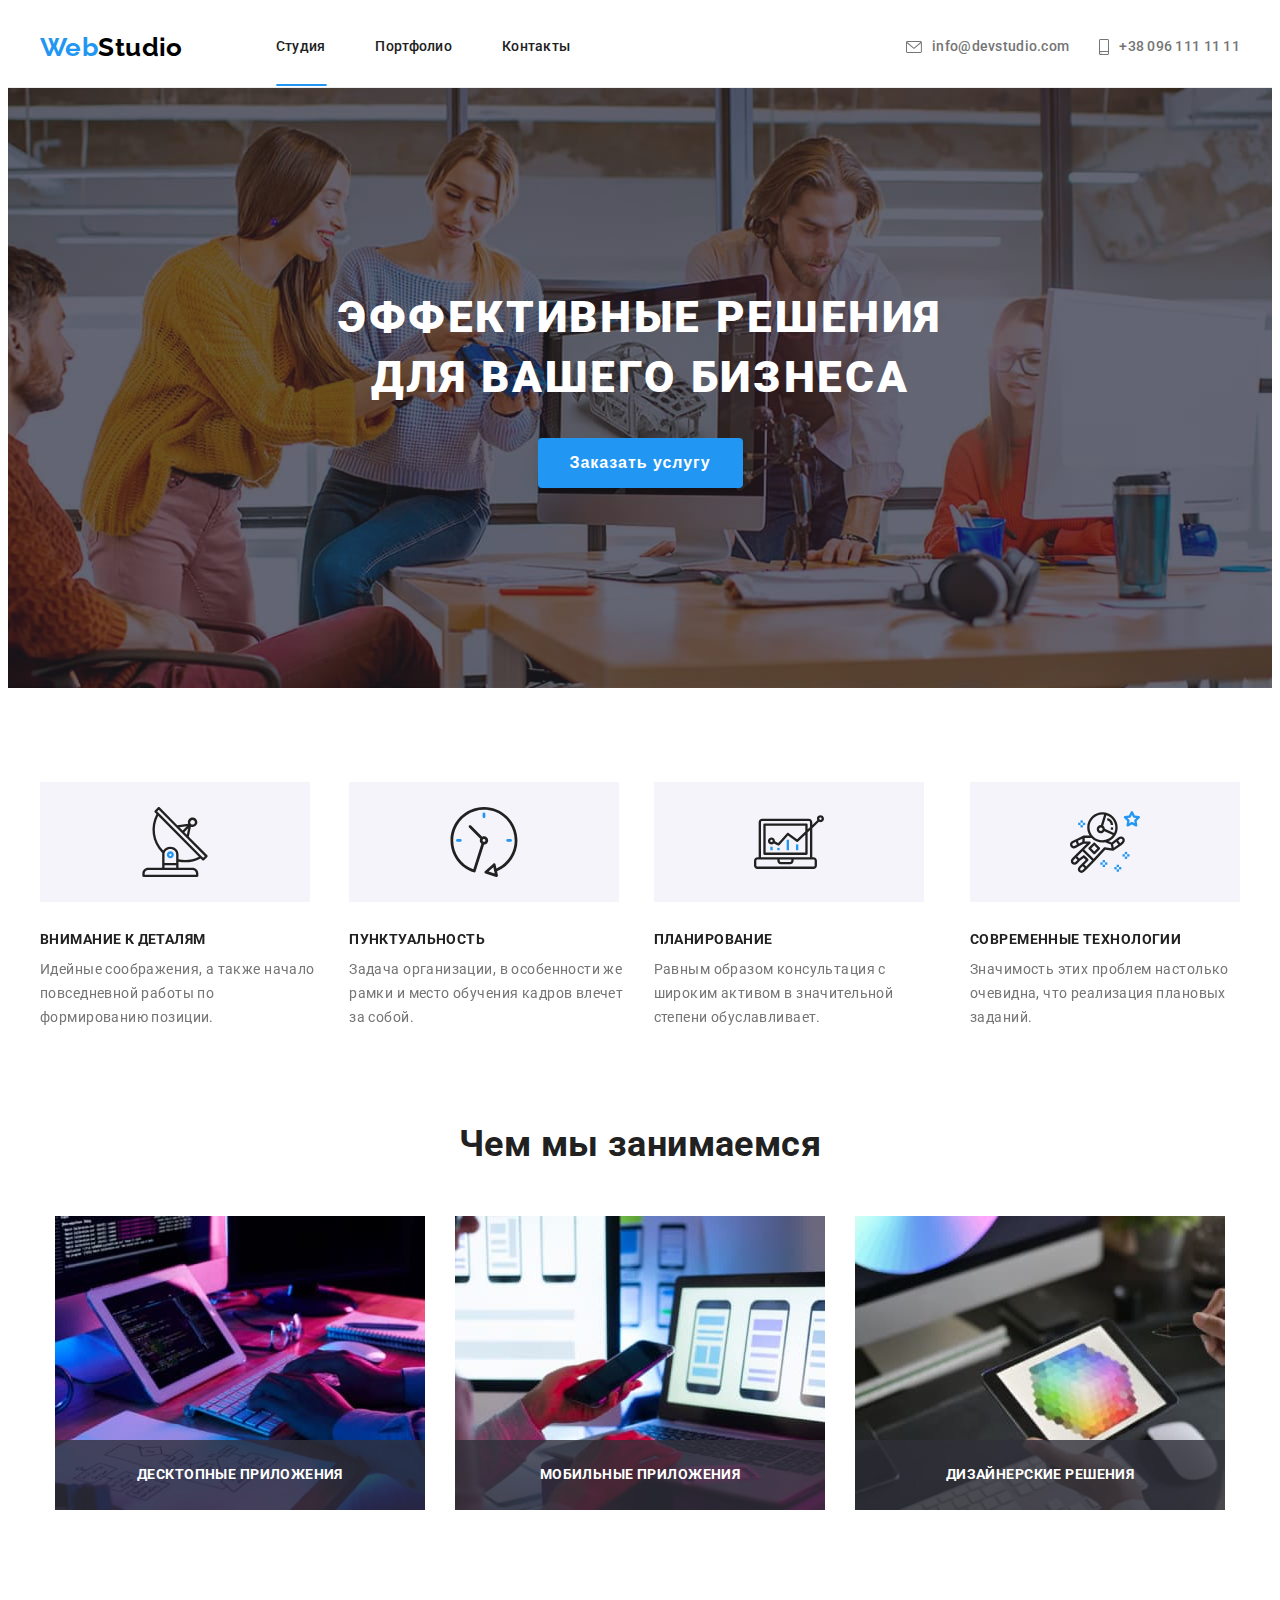
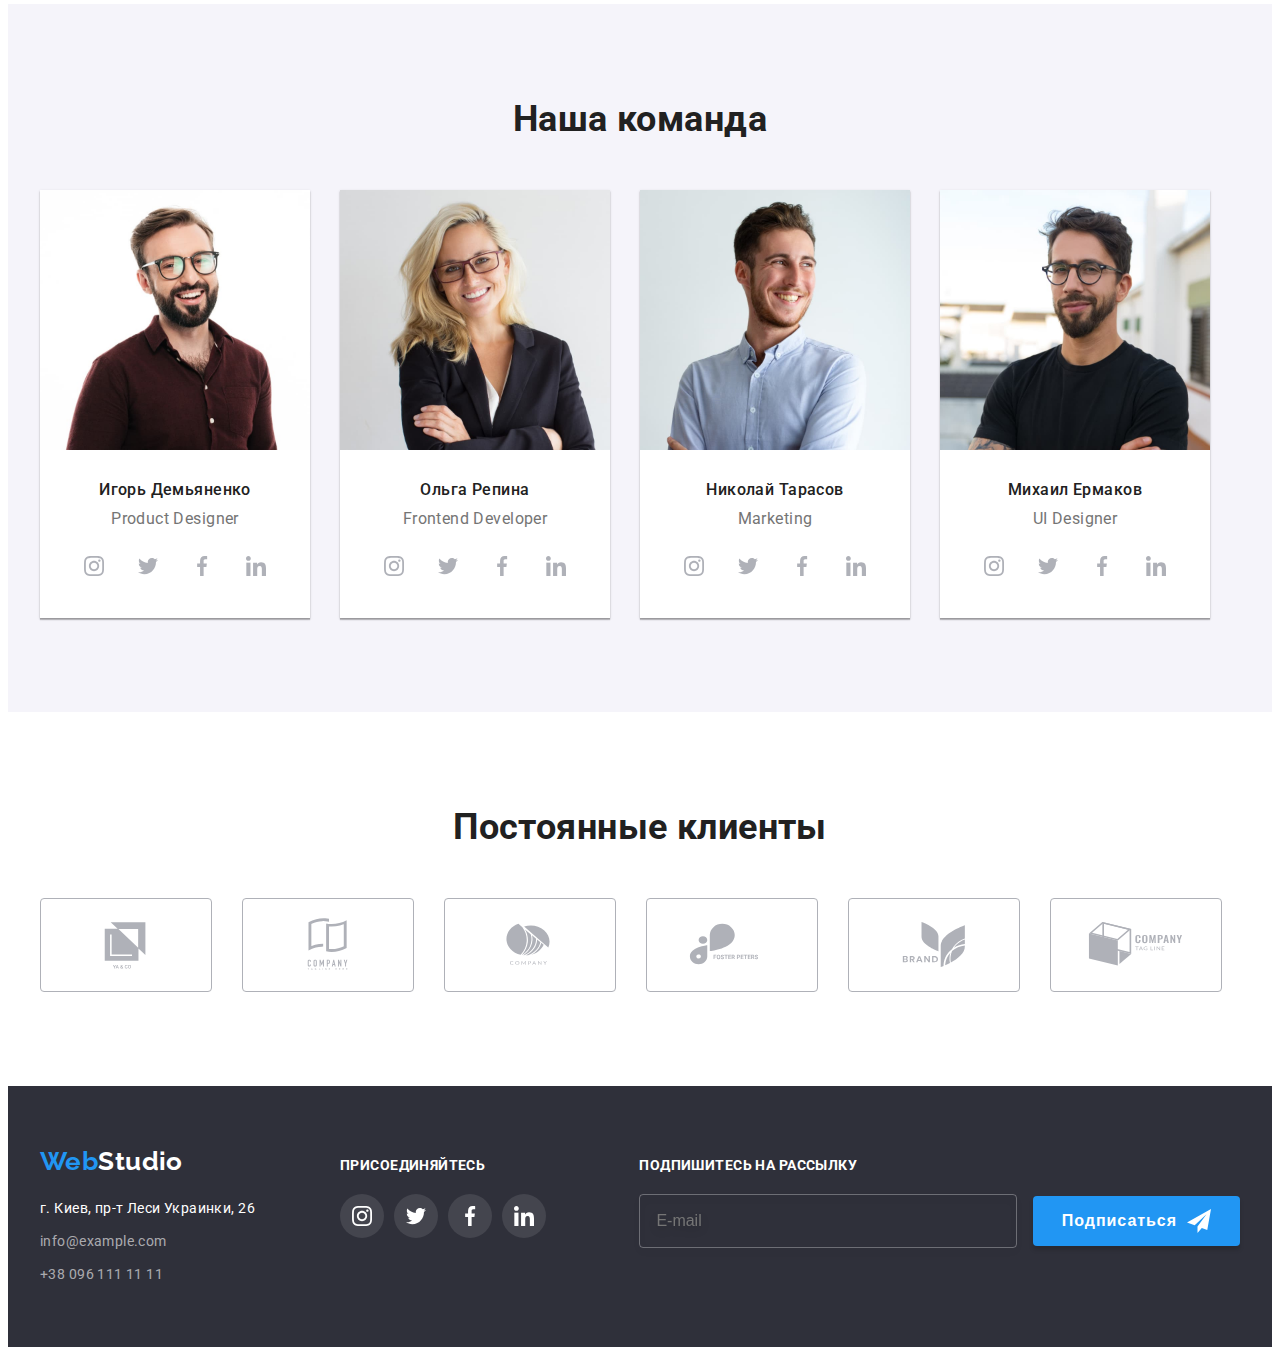
<file: index.html>
<!DOCTYPE html>
<html lang="ru">
  <head>
    <meta charset="UTF-8" />
    <meta http-equiv="X-UA-Compatible" content="IE=edge" />
    <meta name="viewport" content="width=device-width, initial-scale=1.0" />
    <title>WebStudio</title>
    <link rel="preconnect" href="https://fonts.googleapis.com" />
    <link rel="preconnect" href="https://fonts.gstatic.com" crossorigin />
    <link
      href="https://fonts.googleapis.com/css2?family=Raleway:wght@700&family=Roboto:wght@400;500;700;900&display=swap"
      rel="stylesheet"
    />

    <link href="https://unpkg.com/aos@2.3.1/dist/aos.css" rel="stylesheet" />
    <link
      rel="stylesheet"
      href="https://cdnjs.cloudflare.com/ajax/libs/modern-normalize/1.1.0/modern-normalize.min.css"
      integrity="sha512-wpPYUAdjBVSE4KJnH1VR1HeZfpl1ub8YT/NKx4PuQ5NmX2tKuGu6U/JRp5y+Y8XG2tV+wKQpNHVUX03MfMFn9Q=="
      crossorigin="anonymous"
      referrerpolicy="no-referrer"
    />
    <link rel="stylesheet" href="./css/style.css" />
  </head>
  <body>
    <header class="page-header">
      <div class="container">
        <nav class="page-header-nav">
          <div class="nav-container">
            <a href="./index.html" class="header-link logo link"
              >Web<span class="accent">Studio</span></a
            >
            <ul class="site-nav list">
              <li class="site-nav-item">
                <a href="./index.html" class="header-link link current"
                  >Студия</a
                >
              </li>
              <li class="site-nav-item">
                <a href="./portfolio.html" class="header-link link"
                  >Портфолио</a
                >
              </li>
              <li class="site-nav-item">
                <a href="#contacts" class="header-link link">Контакты</a>
              </li>
            </ul>
          </div>
        </nav>
        <ul class="header-contacts list">
          <li class="header-contacts-item">
            <a href="mailto:info@devstudio.com" class="contact-link link"
              ><svg class="header-icon" width="16" height="12">
                <use href="./images/logo/icons.svg#icon-envelope"></use></svg
              >info@devstudio.com</a
            >
          </li>
          <li class="header-contacts-item">
            <a href="tel:+380961111111" class="contact-link link"
              ><svg class="header-icon" width="10" height="16">
                <use href="./images/logo/icons.svg#icon-smartphone"></use></svg
              >+38 096 111 11 11</a
            >
          </li>
        </ul>
      </div>
    </header>
    <main>
      <!--Hero-->

      <section class="hero">
        <div class="container">
          <h1 class="hero-title">
            Эффективные решения <br />
            для вашего бизнеса
          </h1>
          <button type="button" class="button" data-modal-open>
            Заказать услугу
          </button>
        </div>
      </section>

      <!--Our Skills-->

      <section class="skills-section section">
        <div
          class="container"
          data-aos="fade-up"
          data-aos-anchor-placement="top-bottom"
        >
          <h2 class="visually-hidden">Наши качества</h2>
          <ul class="skills-section-list list">
            <li class="item">
              <h3 class="skills-section-title">Внимание к деталям</h3>
              <p class="skills-section-text">
                Идейные соображения, а также начало повседневной работы по
                формированию позиции.
              </p>
            </li>
            <li class="item">
              <h3 class="skills-section-title">Пунктуальность</h3>
              <p class="skills-section-text">
                Задача организации, в особенности же рамки и место обучения
                кадров влечет за собой.
              </p>
            </li>
            <li class="item">
              <h3 class="skills-section-title">Планирование</h3>
              <p class="skills-section-text">
                Равным образом консультация с широким активом в значительной
                степени обуславливает.
              </p>
            </li>
            <li class="item">
              <h3 class="skills-section-title">Современные технологии</h3>
              <p class="skills-section-text">
                Значимость этих проблем настолько очевидна, что реализация
                плановых заданий.
              </p>
            </li>
          </ul>
        </div>
      </section>

      <!--What we do-->

      <section class="works-section section">
        <div class="container">
          <h2 class="works-section-title">Чем мы занимаемся</h2>
          <ul class="works-section-list list">
            <li class="item">
              <img
                src="./images/box1.jpg"
                alt="Десктопные приложения"
                width="370"
                height="294"
              />
              <p class="text">десктопные приложения</p>
            </li>
            <li class="item">
              <img
                src="./images/box2.jpg"
                alt="Мобильные приложения"
                width="370"
                height="294"
              />
              <p class="text">мобильные приложения</p>
            </li>
            <li class="item">
              <img
                src="./images/box3.jpg"
                alt="Дизайнерские решения"
                width="370"
                height="294"
              />
              <p class="text">дизайнерские решения</p>
            </li>
          </ul>
        </div>
      </section>

      <!--Our Command-->

      <section class="command-section section">
        <div class="container">
          <h2 class="command-section-title">Наша команда</h2>
          <ul class="command-section-list list">
            <li class="command-section-item">
              <img
                src="./images/face1.jpg"
                alt="Фото Игорь Демьяненко"
                width="270"
                class="img"
              />
              <div class="command-contain">
                <h3 class="title">Игорь Демьяненко</h3>
                <p lang="en" class="text">Product Designer</p>
                <ul class="command-social-icons list">
                  <li class="item">
                    <a href="#" class="link"
                      ><svg class="command-social-icon" width="20" height="20">
                        <use
                          href="./images/logo/icons.svg#icon-instagram"
                        ></use></svg
                    ></a>
                  </li>
                  <li class="item">
                    <a href="#" class="link"
                      ><svg class="command-social-icon" width="20" height="20">
                        <use
                          href="./images/logo/icons.svg#icon-twitter"
                        ></use></svg
                    ></a>
                  </li>
                  <li class="item">
                    <a href="#" class="link"
                      ><svg class="command-social-icon" width="20" height="20">
                        <use
                          href="./images/logo/icons.svg#icon-facebook"
                        ></use></svg
                    ></a>
                  </li>
                  <li class="item">
                    <a href="#" class="link"
                      ><svg class="command-social-icon" width="20" height="20">
                        <use
                          href="./images/logo/icons.svg#icon-linkedin"
                        ></use></svg
                    ></a>
                  </li>
                </ul>
              </div>
            </li>
            <li class="command-section-item">
              <img
                src="./images/face2.jpg"
                alt="Фото Ольга Репина"
                width="270"
                class="img"
              />
              <div class="command-contain">
                <h3 class="title">Ольга Репина</h3>
                <p lang="en" class="text">Frontend Developer</p>
                <ul class="command-social-icons list">
                  <li class="item">
                    <a href="#" class="link"
                      ><svg class="command-social-icon" width="20" height="20">
                        <use
                          href="./images/logo/icons.svg#icon-instagram"
                        ></use></svg
                    ></a>
                  </li>
                  <li class="item">
                    <a href="#" class="link"
                      ><svg class="command-social-icon" width="20" height="20">
                        <use
                          href="./images/logo/icons.svg#icon-twitter"
                        ></use></svg
                    ></a>
                  </li>
                  <li class="item">
                    <a href="#" class="link"
                      ><svg class="command-social-icon" width="20" height="20">
                        <use
                          href="./images/logo/icons.svg#icon-facebook"
                        ></use></svg
                    ></a>
                  </li>
                  <li class="item">
                    <a href="#" class="link"
                      ><svg class="command-social-icon" width="20" height="20">
                        <use
                          href="./images/logo/icons.svg#icon-linkedin"
                        ></use></svg
                    ></a>
                  </li>
                </ul>
              </div>
            </li>
            <li class="command-section-item">
              <img
                src="./images/face3.jpg"
                alt="Фото Николай Тарасов"
                width="270"
                class="img"
              />
              <div class="command-contain">
                <h3 class="title">Николай Тарасов</h3>
                <p lang="en" class="text">Marketing</p>
                <ul class="command-social-icons list">
                  <li class="item">
                    <a href="#" class="link"
                      ><svg class="command-social-icon" width="20" height="20">
                        <use
                          href="./images/logo/icons.svg#icon-instagram"
                        ></use></svg
                    ></a>
                  </li>
                  <li class="item">
                    <a href="#" class="link"
                      ><svg class="command-social-icon" width="20" height="20">
                        <use
                          href="./images/logo/icons.svg#icon-twitter"
                        ></use></svg
                    ></a>
                  </li>
                  <li class="item">
                    <a href="#" class="link"
                      ><svg class="command-social-icon" width="20" height="20">
                        <use
                          href="./images/logo/icons.svg#icon-facebook"
                        ></use></svg
                    ></a>
                  </li>
                  <li class="item">
                    <a href="#" class="link"
                      ><svg class="command-social-icon" width="20" height="20">
                        <use
                          href="./images/logo/icons.svg#icon-linkedin"
                        ></use></svg
                    ></a>
                  </li>
                </ul>
              </div>
            </li>
            <li class="command-section-item">
              <img
                src="./images/face4.jpg"
                alt="Фото Михаил Ермаков"
                width="270"
                class="img"
              />
              <div class="command-contain">
                <h3 class="title">Михаил Ермаков</h3>
                <p lang="en" class="text">UI Designer</p>
                <ul class="command-social-icons list">
                  <li class="item">
                    <a href="#" class="link"
                      ><svg class="command-social-icon" width="20" height="20">
                        <use
                          href="./images/logo/icons.svg#icon-instagram"
                        ></use></svg
                    ></a>
                  </li>
                  <li class="item">
                    <a href="#" class="link"
                      ><svg class="command-social-icon" width="20" height="20">
                        <use
                          href="./images/logo/icons.svg#icon-twitter"
                        ></use></svg
                    ></a>
                  </li>
                  <li class="item">
                    <a href="#" class="link"
                      ><svg class="command-social-icon" width="20" height="20">
                        <use
                          href="./images/logo/icons.svg#icon-facebook"
                        ></use></svg
                    ></a>
                  </li>
                  <li class="item">
                    <a href="#" class="link"
                      ><svg class="command-social-icon" width="20" height="20">
                        <use
                          href="./images/logo/icons.svg#icon-linkedin"
                        ></use></svg
                    ></a>
                  </li>
                </ul>
              </div>
            </li>
          </ul>
        </div>
      </section>

      <!-- Our Clients -->
      <section class="client-section section">
        <div class="container">
          <h2 class="client-section-title">Постоянные клиенты</h2>
          <ul class="client-section-list list">
            <li class="client-section-item">
              <a href="" class="link">
                <svg class="client-logo" width="106" height="60">
                  <use href="./images/logo/icons.svg#icon-logo-ya-co"></use>
                </svg>
              </a>
            </li>
            <li class="client-section-item">
              <a href="" class="link">
                <svg class="client-logo" width="106" height="60">
                  <use
                    href="./images/logo/icons.svg#icon-logo-tagline-here"
                  ></use>
                </svg>
              </a>
            </li>
            <li class="client-section-item">
              <a href="" class="link">
                <svg class="client-logo" width="106" height="60">
                  <use href="./images/logo/icons.svg#icon-logo-company"></use>
                </svg>
              </a>
            </li>
            <li class="client-section-item">
              <a href="" class="link">
                <svg class="client-logo" width="106" height="60">
                  <use
                    href="./images/logo/icons.svg#icon-logo-foster-peters"
                  ></use>
                </svg>
              </a>
            </li>
            <li class="client-section-item">
              <a href="" class="link">
                <svg class="client-logo" width="106" height="60">
                  <use href="./images/logo/icons.svg#icon-logo-brand"></use>
                </svg>
              </a>
            </li>
            <li class="client-section-item">
              <a href="" class="link">
                <svg class="client-logo" width="106" height="60">
                  <use href="./images/logo/icons.svg#icon-logo-tag-line"></use>
                </svg>
              </a>
            </li>
          </ul>
        </div>
      </section>
    </main>

    <!--Footer-->
    <footer class="page-footer">
      <div class="container">
        <div class="footer-adress-container">
          <a href="./index.html" class="logo link"
            >Web<span class="accent">Studio</span>
          </a>
          <address id="contacts" class="footer-contacts">
            <ul class="footer-contacts-list list">
              <li class="footer-contacts-item">
                <a
                  href="https://goo.gl/maps/FadHfGUnzSmuJpXz6"
                  target="_blank"
                  rel="noopenner nofollow noreferrer"
                  class="address link"
                  >г. Киев, пр-т Леси Украинки, 26</a
                >
              </li>
              <li class="footer-contacts-item">
                <a href="mailto:info@example.com" class="contact link"
                  >info@example.com</a
                >
              </li>
              <li class="footer-contacts-item">
                <a href="tel:+380961111111" class="contact link"
                  >+38 096 111 11 11</a
                >
              </li>
            </ul>
          </address>
        </div>
        <div class="footer-social-container">
          <h3 class="title">присоединяйтесь</h3>
          <ul class="footer-social-icons list">
            <li class="item">
              <a href="#" class="link">
                <svg class="icon" width="20" height="20">
                  <use href="./images/logo/icons.svg#icon-instagram"></use>
                </svg>
              </a>
            </li>
            <li class="item">
              <a href="#" class="link">
                <svg class="icon" width="20" height="20">
                  <use href="./images/logo/icons.svg#icon-twitter"></use>
                </svg>
              </a>
            </li>
            <li class="item">
              <a href="#" class="link">
                <svg class="icon" width="20" height="20">
                  <use href="./images/logo/icons.svg#icon-facebook"></use>
                </svg>
              </a>
            </li>
            <li class="item">
              <a href="#" class="link">
                <svg class="icon" width="20" height="20">
                  <use href="./images/logo/icons.svg#icon-linkedin"></use>
                </svg>
              </a>
            </li>
          </ul>
        </div>
        <div class="footer-subscribe-conteiner">
          <p class="subscr-title">Подпишитесь на рассылку</p>
          <form>
            <input
              type="email"
              name="subscr-email"
              class="subcr-email-input"
              placeholder="E-mail"
              required
            />
            <button type="submit" class="subscr-btn">
              <span class="subscr-text">Подписаться</span>
              <svg class="icon" width="24" height="24">
                <use href="./images/logo/icons.svg#icon-send"></use>
              </svg>
            </button>
          </form>
        </div>
      </div>
    </footer>
    <div class="backdrop is-hidden" data-modal>
      <div class="modal">
        <button type="button" class="modal-close-button" data-modal-close>
          <svg class="icon" width="18" height="18">
            <use href="./images/logo/icons.svg#icon-close"></use>
          </svg>
        </button>
        <p class="modal-title">Оставьте свои данные, мы вам перезвоним</p>
        <form class="form" autocomplete="off">
          <label class="form-field">
            <span class="form-label">Имя</span>
            <input
              type="text"
              class="form-input"
              name="user-name"
              required
              autofocus />
            <svg class="form-icon" width="18" height="18">
              <use href="./images/logo/icons.svg#icon-person"></use></svg
          ></label>
          <label class="form-field">
            <span class="form-label">Телефон</span>
            <input type="tel" class="form-input" name="user-tel" required />
            <svg class="form-icon" width="18" height="18">
              <use href="./images/logo/icons.svg#icon-phone"></use></svg
          ></label>
          <label class="form-field">
            <span class="form-label">Почта</span>
            <input type="email" class="form-input" name="user-email" />
            <svg class="form-icon" width="18" height="18">
              <use href="./images/logo/icons.svg#icon-email"></use></svg
          ></label>
          <label class="form-comment-label">
            <span class="form-label">Комментарий</span>
            <textarea
              name="form-comment"
              placeholder="Введите текст"
              class="form-comment"
            ></textarea>
          </label>
          <label class="check-field">
            <input
              type="checkbox"
              class="form-check visually-hidden"
              name="policy"
              value="policy"
            />

            <span class="policy-label"
              >Соглашаюсь с рассылкой и принимаю&nbsp;<a
                href="./policy.html"
                class="link"
                target="_blank"
                >Условия договора</a
              ></span
            >
          </label>
          <button type="submit" class="button">Отправить</button>
        </form>
      </div>
    </div>
    <script src="https://unpkg.com/aos@2.3.1/dist/aos.js"></script>
    <script src="./js/modal.js"></script>
    <script>
      AOS.init();
    </script>
  </body>
</html>
</file>
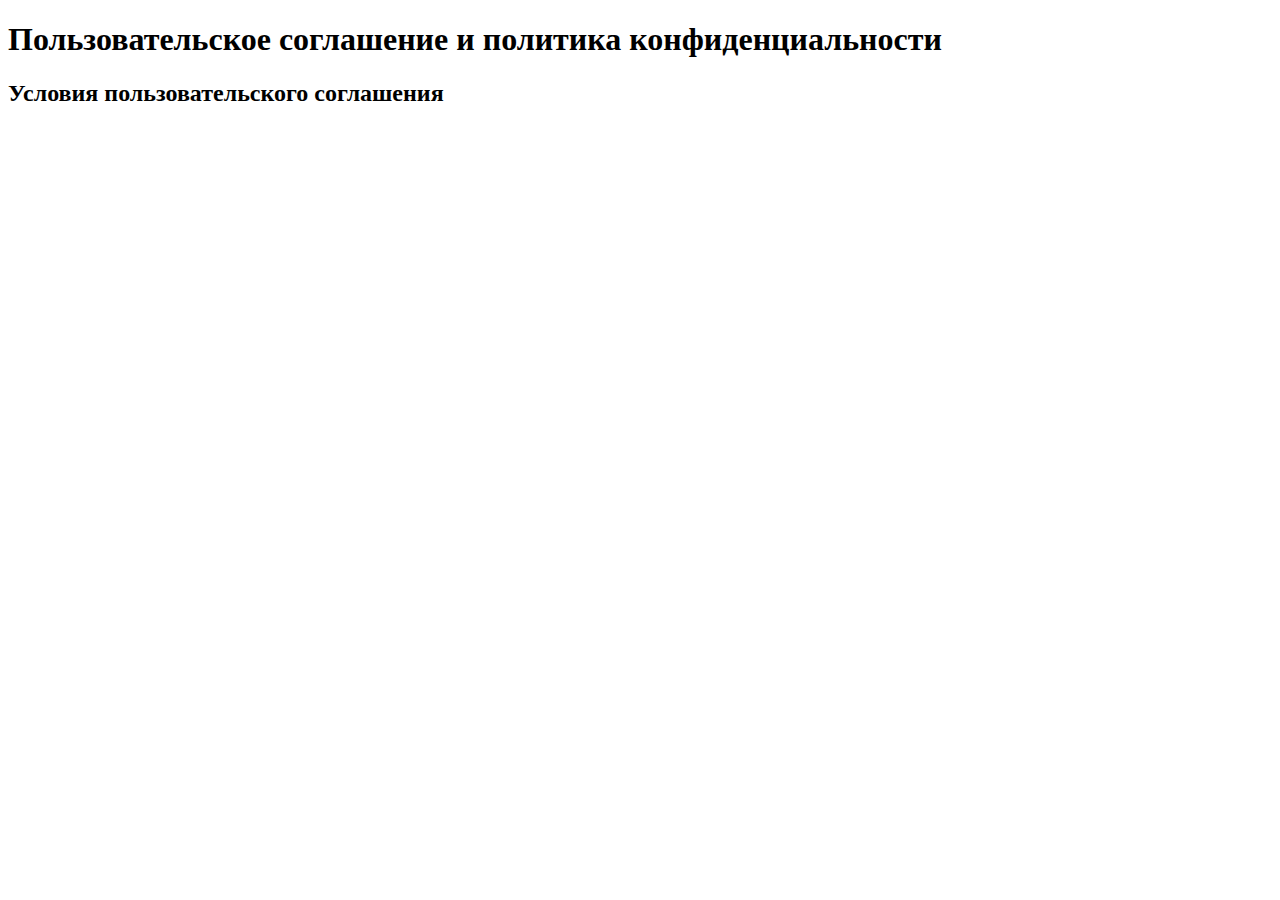
<file: policy.html>
<!DOCTYPE html>
<html lang="en">
  <head>
    <meta charset="UTF-8" />
    <meta http-equiv="X-UA-Compatible" content="IE=edge" />
    <meta name="viewport" content="width=device-width, initial-scale=1.0" />
    <title>Document</title>
  </head>
  <body>
    <h1>Пользовательское соглашение и политика конфиденциальности</h1>
    <h2>Условия пользовательского соглашения</h2>
  </body>
</html>
</file>
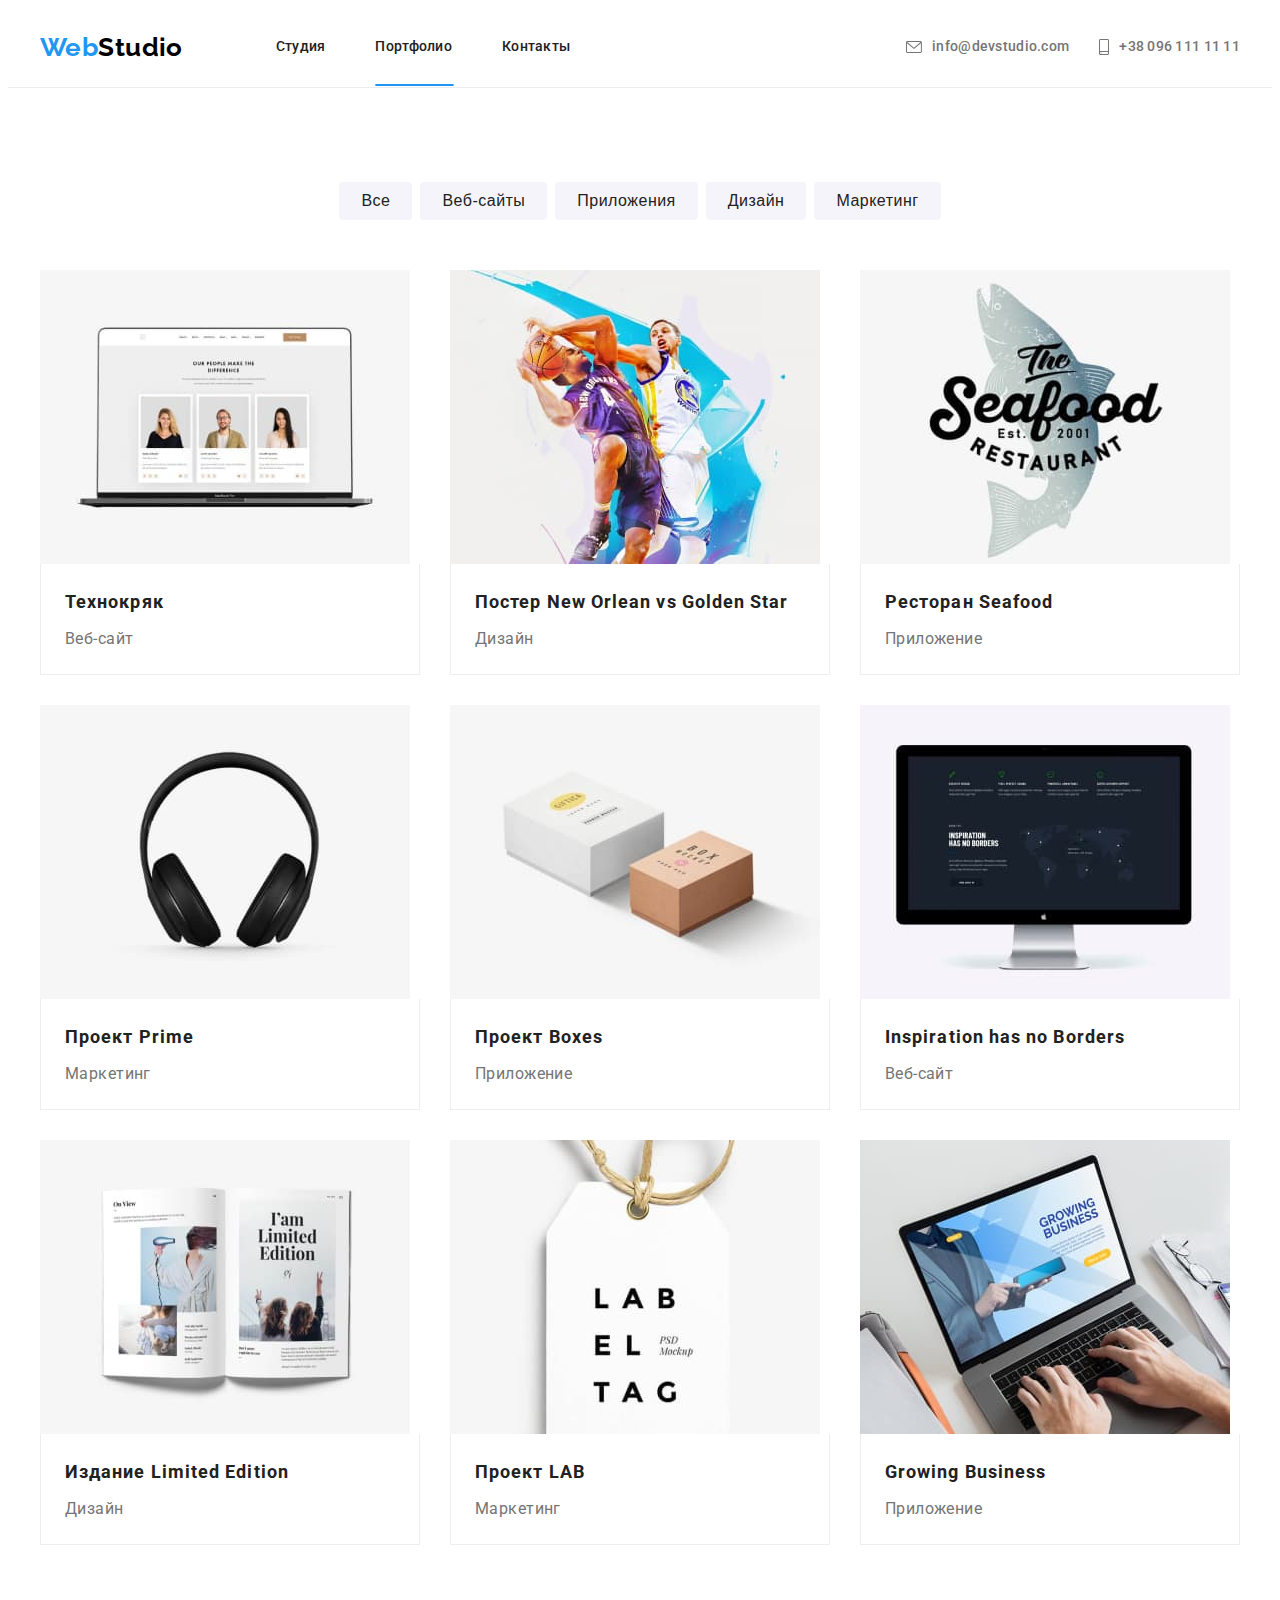
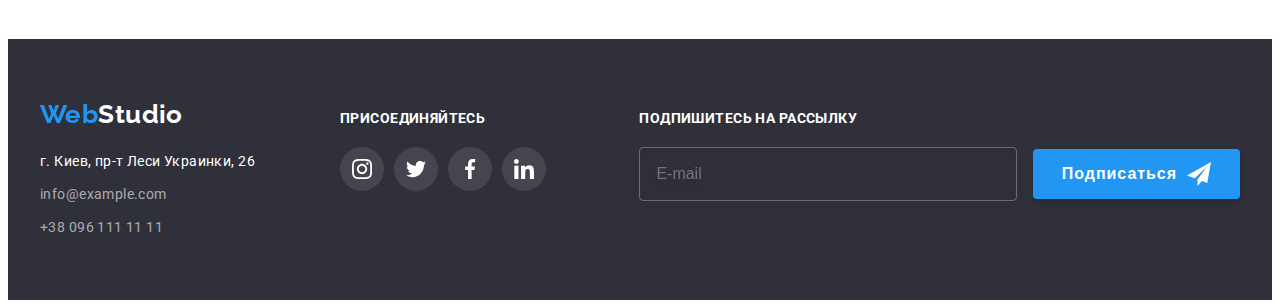
<file: portfolio.html>
<!DOCTYPE html>
<html lang="en">
  <head>
    <meta charset="UTF-8" />
    <meta http-equiv="X-UA-Compatible" content="IE=edge" />
    <meta name="viewport" content="width=device-width, initial-scale=1.0" />
    <title>Portfolio</title>
    <link rel="preconnect" href="https://fonts.googleapis.com" />
    <link rel="preconnect" href="https://fonts.gstatic.com" crossorigin />
    <link
      href="https://fonts.googleapis.com/css2?family=Raleway:wght@700&family=Roboto:wght@400;500;700;900&display=swap"
      rel="stylesheet"
    />
    <link
      rel="stylesheet"
      href="https://cdnjs.cloudflare.com/ajax/libs/modern-normalize/1.1.0/modern-normalize.min.css"
      integrity="sha512-wpPYUAdjBVSE4KJnH1VR1HeZfpl1ub8YT/NKx4PuQ5NmX2tKuGu6U/JRp5y+Y8XG2tV+wKQpNHVUX03MfMFn9Q=="
      crossorigin="anonymous"
      referrerpolicy="no-referrer"
    />
    <link rel="stylesheet" href="css/style.css" />
  </head>
  <body>
    <header class="page-header">
      <div class="container">
        <nav class="page-header-nav">
          <div class="nav-container">
            <a href="./index.html" class="header-link logo link"
              >Web<span class="accent">Studio</span></a
            >
            <ul class="site-nav list">
              <li class="site-nav-item">
                <a href="./index.html" class="header-link link">Студия</a>
              </li>
              <li class="site-nav-item">
                <a href="./portfolio.html" class="header-link link current"
                  >Портфолио</a
                >
              </li>
              <li class="site-nav-item">
                <a href="#contacts" class="header-link link">Контакты</a>
              </li>
            </ul>
          </div>
        </nav>
        <ul class="header-contacts list">
          <li class="header-contacts-item">
            <a href="mailto:info@devstudio.com" class="contact-link link"
              ><svg class="header-icon" width="16" height="12">
                <use href="./images/logo/icons.svg#icon-envelope"></use></svg
              >info@devstudio.com</a
            >
          </li>
          <li class="header-contacts-item">
            <a href="tel:+380961111111" class="contact-link link"
              ><svg class="header-icon" width="10" height="16">
                <use href="./images/logo/icons.svg#icon-smartphone"></use></svg
              >+38 096 111 11 11</a
            >
          </li>
        </ul>
      </div>
    </header>
    <main>
      <section class="portfolio-section section">
        <div class="container">
          <h1 class="visually-hidden">Портфолио</h1>
          <ul class="portfolio-button-list list">
            <li class="portfolio-button-item">
              <button type="button" class="button">Все</button>
            </li>
            <li class="portfolio-button-item">
              <button type="button" class="button">Веб-сайты</button>
            </li>
            <li class="portfolio-button-item">
              <button type="button" class="button">Приложения</button>
            </li>
            <li class="portfolio-button-item">
              <button type="button" class="button">Дизайн</button>
            </li>
            <li class="portfolio-button-item">
              <button type="button" class="button">Маркетинг</button>
            </li>
          </ul>
          <h2 class="visually-hidden">Примеры наших работ</h2>
          <ul class="portfolio-section-list list">
            <li class="portfolio-section-item">
              <div class="portfolio-item-thumb">
                <img
                  src="./images/img-techno.jpg"
                  alt="Технокряк"
                  width="370"
                  class="img"
                />
                <p class="description">
                  Ресурс предлагает комплексные предложения с разным уровнем
                  функционала и сервисов. Все это позволит посетителю получить
                  исчерпывающие сведения о компании или частном лице.
                </p>
              </div>
              <div class="item-container">
                <h3 class="title">Технокряк</h3>
                <p class="text">Веб-сайт</p>
              </div>
            </li>
            <li class="portfolio-section-item">
              <div class="portfolio-item-thumb">
                <img
                  src="./images/img-poster-new-orlean-vs-golden-star.jpg"
                  alt="Постер New Orlean vs Golden Star"
                  width="370"
                  class="img"
                />

                <p class="description">
                  Ресурс предлагает комплексные предложения с разным уровнем
                  функционала и сервисов. Все это позволит посетителю получить
                  исчерпывающие сведения о компании или частном лице.
                </p>
              </div>
              <div class="item-container">
                <h3 class="title">
                  Постер <span lang="en">New Orlean vs Golden Star</span>
                </h3>
                <p class="text">Дизайн</p>
              </div>
            </li>
            <li class="portfolio-section-item">
              <div class="portfolio-item-thumb">
                <img
                  src="./images/img-restorant-seafood.jpg"
                  alt="Ресторан Seafood"
                  width="370"
                  class="img"
                />
                <p class="description">
                  Ресурс предлагает комплексные предложения с разным уровнем
                  функционала и сервисов. Все это позволит посетителю получить
                  исчерпывающие сведения о компании или частном лице.
                </p>
              </div>
              <div class="item-container">
                <h3 class="title">Ресторан <span lang="en">Seafood</span></h3>
                <p class="text">Приложение</p>
              </div>
            </li>
            <li class="portfolio-section-item">
              <div class="portfolio-item-thumb">
                <img
                  src="./images/img-project-prime.jpg"
                  alt="Проект Prime"
                  width="370"
                  class="img"
                />
                <p class="description">
                  Ресурс предлагает комплексные предложения с разным уровнем
                  функционала и сервисов. Все это позволит посетителю получить
                  исчерпывающие сведения о компании или частном лице.
                </p>
              </div>
              <div class="item-container">
                <h3 class="title">Проект <span lang="en">Prime</span></h3>
                <p class="text">Маркетинг</p>
              </div>
            </li>
            <li class="portfolio-section-item">
              <div class="portfolio-item-thumb">
                <img
                  src="./images/img-project-boxes.jpg"
                  alt="Проект Boxes"
                  width="370"
                  class="img"
                />
                <p class="description">
                  Ресурс предлагает комплексные предложения с разным уровнем
                  функционала и сервисов. Все это позволит посетителю получить
                  исчерпывающие сведения о компании или частном лице.
                </p>
              </div>
              <div class="item-container">
                <h3 class="title">Проект <span lang="en">Boxes</span></h3>
                <p class="text">Приложение</p>
              </div>
            </li>
            <li class="portfolio-section-item">
              <div class="portfolio-item-thumb">
                <img
                  src="./images/img-inspiration-has-no-borders.jpg"
                  alt="Inspiration has no Borders"
                  width="370"
                  class="img"
                />
                <p class="description">
                  Ресурс предлагает комплексные предложения с разным уровнем
                  функционала и сервисов. Все это позволит посетителю получить
                  исчерпывающие сведения о компании или частном лице.
                </p>
              </div>
              <div class="item-container">
                <h3 lang="en" class="title">Inspiration has no Borders</h3>
                <p class="text">Веб-сайт</p>
              </div>
            </li>
            <li class="portfolio-section-item">
              <div class="portfolio-item-thumb">
                <img
                  src="./images/img-public-limited-edition.jpg"
                  alt="Издание Limited Edition"
                  width="370"
                  class="img"
                />
                <p class="description">
                  Ресурс предлагает комплексные предложения с разным уровнем
                  функционала и сервисов. Все это позволит посетителю получить
                  исчерпывающие сведения о компании или частном лице.
                </p>
              </div>
              <div class="item-container">
                <h3 class="title">
                  Издание <span lang="en">Limited Edition</span>
                </h3>
                <p class="text">Дизайн</p>
              </div>
            </li>
            <li class="portfolio-section-item">
              <div class="portfolio-item-thumb">
                <img
                  src="./images/img-project-lab.jpg"
                  alt="Проект LAB"
                  width="370"
                  class="img"
                />
                <p class="description">
                  Ресурс предлагает комплексные предложения с разным уровнем
                  функционала и сервисов. Все это позволит посетителю получить
                  исчерпывающие сведения о компании или частном лице.
                </p>
              </div>
              <div class="item-container">
                <h3 class="title">Проект <span lang="en">LAB</span></h3>
                <p class="text">Маркетинг</p>
              </div>
            </li>
            <li class="portfolio-section-item">
              <div class="portfolio-item-thumb">
                <img
                  src="./images/img-growing-business.jpg"
                  alt="Growing Business"
                  width="370"
                  class="img"
                />
                <p class="description">
                  Ресурс предлагает комплексные предложения с разным уровнем
                  функционала и сервисов. Все это позволит посетителю получить
                  исчерпывающие сведения о компании или частном лице.
                </p>
              </div>
              <div class="item-container">
                <h3 lang="en" class="title">Growing Business</h3>
                <p class="text">Приложение</p>
              </div>
            </li>
          </ul>
        </div>
      </section>
    </main>
    <footer class="page-footer">
      <div class="container">
        <div class="footer-adress-container">
          <a href="./index.html" class="logo link"
            >Web<span class="accent">Studio</span>
          </a>
          <address id="contacts" class="footer-contacts">
            <ul class="footer-contacts-list list">
              <li class="footer-contacts-item">
                <a
                  href="https://goo.gl/maps/FadHfGUnzSmuJpXz6"
                  target="_blank"
                  rel="noopenner nofollow noreferrer"
                  class="address link"
                  >г. Киев, пр-т Леси Украинки, 26</a
                >
              </li>
              <li class="footer-contacts-item">
                <a href="mailto:info@example.com" class="contact link"
                  >info@example.com</a
                >
              </li>
              <li class="footer-contacts-item">
                <a href="tel:+380961111111" class="contact link"
                  >+38 096 111 11 11</a
                >
              </li>
            </ul>
          </address>
        </div>
        <div class="footer-social-container">
          <h3 class="title">присоединяйтесь</h3>
          <ul class="footer-social-icons list">
            <li class="item">
              <a href="#" class="link">
                <svg class="icon" width="20" height="20">
                  <use href="./images/logo/icons.svg#icon-instagram"></use>
                </svg>
              </a>
            </li>
            <li class="item">
              <a href="#" class="link">
                <svg class="icon" width="20" height="20">
                  <use href="./images/logo/icons.svg#icon-twitter"></use>
                </svg>
              </a>
            </li>
            <li class="item">
              <a href="#" class="link">
                <svg class="icon" width="20" height="20">
                  <use href="./images/logo/icons.svg#icon-facebook"></use>
                </svg>
              </a>
            </li>
            <li class="item">
              <a href="#" class="link">
                <svg class="icon" width="20" height="20">
                  <use href="./images/logo/icons.svg#icon-linkedin"></use>
                </svg>
              </a>
            </li>
          </ul>
        </div>
        <div class="footer-subscribe-conteiner">
          <p class="subscr-title">Подпишитесь на рассылку</p>
          <form>
            <input
              type="email"
              name="subscr-email"
              class="subcr-email-input"
              placeholder="E-mail"
              required
            />
            <button type="submit" class="subscr-btn">
              <span class="subscr-text">Подписаться</span>
              <svg class="icon" width="24" height="24">
                <use href="./images/logo/icons.svg#icon-send"></use>
              </svg>
            </button>
          </form>
        </div>
      </div>
    </footer>
  </body>
</html>
</file>
<file: css/style.css>
:root {
  --accent-color: #2196f3;
  --primary-text-color: #757575;
  --title-text-color: #212121;
  --primary-bg-color: #ffffff;
  --secondary-text-color: #ffffff;
  --secondary-bg-color: #f5f4fa;
  --footer-bg-color: #2f303a;
  --margin-typical: 30px;
  --padding-typical: 94px;
  --logo-primary-color: #afb1b8;
}

body {
  background-color: var(--primary-bg-color);
  font-family: "Roboto", sans-serif;
  font-size: 14px;
  font-weight: 400;
  line-height: 1.14;
  letter-spacing: 0.03em;
  color: var(--primary-text-color);
}

p,
h1,
h2,
h3 {
  margin: 0;
}

ul {
  padding-left: 0;
  margin: 0;
}

button {
  cursor: pointer;
}

img {
  display: block;
}

/* ----------MAIN---------- */

.container {
  width: 1200px;
  padding-left: 15px;
  padding-right: 15px;
  margin: 0 auto;
  /* outline: 1px solid red; */
}

.section {
  padding-top: var(--padding-typical);
  padding-bottom: var(--padding-typical);
}

.visually-hidden {
  position: absolute;
  width: 1px;
  height: 1px;
  margin: -1px;
  border: 0;
  padding: 0;

  white-space: nowrap;
  clip-path: inset(100%);
  clip: rect(0 0 0 0);
  overflow: hidden;
}
.link {
  text-decoration: none;
  transition: color 250ms cubic-bezier(0.4, 0, 0.2, 1);
}
.list {
  list-style: none;
}

/* ----------PAGE-HEADER---------- */

/* ----------HEADER-LOGO---------- */

.logo {
  font-family: "Raleway";
  font-weight: 700;
  font-size: 26px;
  line-height: 1.19;
  color: var(--accent-color);
}
.page-header {
  max-width: 1600px;
  margin: 0 auto;
  border-bottom: 1px solid #ececec;
  padding-top: 24px;
  padding-bottom: 24px;
}
.page-header .container {
  display: flex;
  align-items: center;
}
.page-header .accent {
  color: #000000;
}

/* ----------site navigation---------- */

.site-nav {
  display: inline-flex;
  margin-left: 93px;
}
.nav-container {
  display: flex;
  align-items: center;
}
.site-nav-item:not(:last-child) {
  margin-right: 50px;
}
.site-nav .link {
  color: var(--title-text-color);
  font-weight: 500;
  letter-spacing: 0.02em;
}
.header-contacts {
  display: flex;
  align-items: center;
  margin-left: auto;
}

.header-contacts-item:first-child {
  margin-right: var(--margin-typical);
}
.contact-link {
  display: flex;
  align-items: center;
  color: var(--primary-text-color);
  font-weight: 500;
  letter-spacing: 0.02em;
}
.header-link {
  position: relative;
}

.header-link.current::after {
  content: "";
  position: absolute;
  left: 0;
  bottom: -32px;
  width: 100%;
  background-color: var(--accent-color);
  border: 1px solid var(--accent-color);
  border-radius: 2px;
  animation: header-animation 250ms cubic-bezier(0.4, 0, 0.2, 1);
  pointer-events: none;
}

@keyframes header-animation {
  0% {
    transform: scaleX(0);
  }
  100% {
    transform: scaleX(1);
  }
}

.contact-link .header-icon {
  margin-right: 10px;
  fill: currentColor;
}

.page-header .link:hover,
.page-header .link:focus {
  color: var(--accent-color);
}

/* ----------HERO---------- */

.hero {
  max-width: 1600px;
  margin: 0 auto;
  background-color: #c4c4c4;
  background-image: linear-gradient(
      rgba(47, 48, 58, 0.4),
      rgba(47, 48, 58, 0.4)
    ),
    url(../images/hero-img.jpg);
  background-repeat: no-repeat;
  background-position: center;
  background-size: cover;

  text-align: center;
  padding-top: 200px;
  padding-bottom: 200px;
}

.hero-title {
  color: var(--secondary-text-color);
  font-weight: 900;
  font-size: 44px;
  line-height: 1.36;
  text-align: center;
  letter-spacing: 0.06em;
  text-transform: uppercase;
  margin-bottom: var(--margin-typical);
}
.hero .button {
  background-color: var(--accent-color);
  color: var(--secondary-text-color);
  padding: 10px 32px;
  border: 0;
  border-radius: 4px;
  box-shadow: 0px 4px 4px rgba(0, 0, 0, 0.15);

  font-weight: 700;
  font-size: 16px;
  line-height: 1.88;
  letter-spacing: 0.06em;
  text-align: center;
  transition: background-color 250ms cubic-bezier(0.4, 0, 0.2, 1);
}
.hero .button:hover,
.hero .button:focus {
  background-color: #188ce8;
}

/* ----------SKILL-SECTION---------- */

.skills-section-list {
  display: flex;
  justify-content: center;
}

.skills-section-list > .item:not(:last-child) {
  margin-right: var(--margin-typical);
}

/* ----------SKILL-BG-IMAGE---------- */

.skills-section-list .item:nth-child(1)::before {
  display: block;
  content: "";
  width: 270px;
  height: 120px;
  background-color: var(--secondary-bg-color);
  background-image: url(../images/logo/skills-antenna.svg);
  background-repeat: no-repeat;
  background-position: center;
  margin-bottom: var(--margin-typical);
}
.skills-section-list .item:nth-child(2)::before {
  display: block;
  content: "";
  width: 270px;
  height: 120px;
  background-color: var(--secondary-bg-color);
  background-image: url(../images/logo/skills-clock.svg);
  background-repeat: no-repeat;
  background-position: center;
  margin-bottom: var(--margin-typical);
}
.skills-section-list .item:nth-child(3)::before {
  display: block;
  content: "";
  width: 270px;
  height: 120px;
  background-color: var(--secondary-bg-color);
  background-image: url(../images/logo/skills-diagram.svg);
  background-repeat: no-repeat;
  background-position: center;
  margin-bottom: var(--margin-typical);
}
.skills-section-list .item:nth-child(4)::before {
  display: block;
  content: "";
  width: 270px;
  height: 120px;
  background-color: var(--secondary-bg-color);
  background-image: url(../images/logo/skills-astronaut.svg);
  background-repeat: no-repeat;
  background-position: center;
  margin-bottom: var(--margin-typical);
}

.skills-section-title {
  font-size: 14px;
  font-weight: 700;
  text-transform: uppercase;
  color: var(--title-text-color);
  margin-bottom: 10px;
}
.skills-section-text {
  line-height: 1.71;
}

/* ----------WORK-SECTION---------- */

.works-section {
  padding-top: 0;
}

.works-section-list {
  display: flex;
  justify-content: center;
  margin-left: -30px;
}
.works-section-list > .item {
  position: relative;
  flex-basis: calc((100%-90px) / 3);
  margin-left: var(--margin-typical);
  background-color: var(--secondary-bg-color);
}

.works-section-list .text {
  position: absolute;
  bottom: 0;
  width: 100%;
  display: inline-block;
  padding: 27px 0;
  background-color: rgba(47, 48, 58, 0.8);
  font-weight: 700;
  text-align: center;
  text-transform: uppercase;
  color: var(--secondary-text-color);
}

.works-section-title,
.command-section-title,
.client-section-title {
  font-weight: 700;
  font-size: 36px;
  line-height: 1.17;
  text-align: center;
  color: var(--title-text-color);
  margin-bottom: 50px;
}

/* ----------COMMAND---------- */

.command-section {
  background-color: var(--secondary-bg-color);
}
.command-section-list {
  display: flex;
  margin-left: -30px;
}
.command-section-item {
  flex-basis: calc((100% - 120px) / 4);
  margin-left: var(--margin-typical);
  background-color: var(--primary-bg-color);
  max-width: 270px;
  box-shadow: 0px 1px 3px rgba(0, 0, 0, 0.12), 0px 1px 1px rgba(0, 0, 0, 0.14),
    0px 2px 1px rgba(0, 0, 0, 0.2);
}
.command-contain {
  padding: 30px 32px;
}
.command-section-item .title {
  font-weight: 500;
  font-size: 16px;
  line-height: 1.19;
  color: var(--title-text-color);
  text-align: center;
  margin-bottom: 10px;
}
.command-section-item .text {
  font-size: 16px;
  line-height: 1.19;
  text-align: center;
  margin-bottom: 16px;
}

.command-social-icons {
  display: flex;
  justify-content: center;
}
.command-social-icons .item:not(:last-child) {
  margin-right: 10px;
}

.command-social-icon {
  fill: currentColor;
}
.command-social-icons .item {
  min-width: 44px;
  min-height: 44px;
}
.command-social-icons .link {
  display: flex;
  justify-content: center;
  align-items: center;
  width: 100%;
  height: 100%;
  background-color: var(--primary-bg-color);
  border-radius: 50%;
  transition: background-color 250ms cubic-bezier(0.4, 0, 0.2, 1);

  color: var(--logo-primary-color);
}
.command-social-icons .link:hover,
.command-social-icons .link:focus {
  background-color: var(--accent-color);
  color: var(--secondary-text-color);
}

/* ----------CLIENTS---------- */

.client-section-list {
  display: flex;
}
.client-section-item {
  justify-content: center;
}
.client-section-item:not(:last-child) {
  margin-right: var(--margin-typical);
}
.client-section-item .link {
  display: flex;
  width: 170px;
  height: 92px;
  border: 1px solid #afb1b8;
  border-radius: 4px;
  justify-content: center;
  align-items: center;
  color: var(--logo-primary-color);
  transition: background-color 250ms cubic-bezier(0.4, 0, 0.2, 1),
    color 250ms cubic-bezier(0.4, 0, 0.2, 1),
    border-color 250ms cubic-bezier(0.4, 0, 0.2, 1);
}
.client-section-item .client-logo {
  fill: currentColor;
}
.client-section-item .link:hover,
.client-section-item .link:focus {
  border-color: var(--accent-color);
  color: var(--accent-color);
}

/* ----------FOOTER---------- */

.page-footer {
  background-color: var(--footer-bg-color);
  padding-top: 60px;
  padding-bottom: 60px;
}
.page-footer .container {
  display: flex;
}
.footer-contacts-list {
  min-width: 230px;
}
.footer-contacts-item:not(:last-child) {
  margin-bottom: 9px;
}
.page-footer .logo {
  display: inline-block;
  margin-bottom: 20px;
}
.page-footer .accent {
  color: #ffffff;
}
.footer-contacts .address {
  font-style: normal;
  line-height: 1.71;
  color: var(--secondary-text-color);
}
.footer-contacts .contact {
  font-style: normal;
  line-height: 1.71;
  color: rgba(255, 255, 255, 0.6);
}

/* ----------FOOTER-SOCIAL---------- */

.footer-social-container {
  margin-left: 70px;
  margin-top: 12px;
}
.footer-social-container .title {
  font-weight: 700;
  font-size: inherit;
  text-transform: uppercase;
  color: var(--secondary-text-color);
  margin-bottom: 20px;
}
.footer-social-icons {
  display: flex;
}
.footer-social-icons .item:not(:last-child) {
  margin-right: 10px;
}
.footer-social-icons .item {
  width: 44px;
  height: 44px;
}
.footer-social-icons .link {
  display: flex;
  width: 100%;
  height: 100%;
  background-color: rgba(255, 255, 255, 0.1);
  border-radius: 50%;
  justify-content: center;
  align-items: center;
  transition: background-color 250ms cubic-bezier(0.4, 0, 0.2, 1);
}
.footer-social-icons .link:hover,
.footer-social-icons .link:focus {
  background-color: var(--accent-color);
}
.footer-social-icons .icon {
  fill: var(--secondary-text-color);
}
.contact:hover,
.contact:focus {
  color: var(--accent-color);
}

/* ----------subscribe---------- */

.footer-subscribe-conteiner {
  margin-left: auto;
  margin-top: 12px;
}
.subscr-title {
  font-weight: 700;
  letter-spacing: 0.03em;
  text-transform: uppercase;
  color: var(--secondary-text-color);
  margin-bottom: 20px;
}
.subcr-email-input {
  width: 358px;
  height: 50px;
  background-color: transparent;
  border: 1px solid rgba(255, 255, 255, 0.3);
  filter: drop-shadow(0px 4px 4px rgba(0, 0, 0, 0.15));
  border-radius: 4px;
  padding-left: 16px;
  color: rgba(255, 255, 255, 0.6);
  font-size: 16px;
}
.subscr-btn {
  display: inline-flex;
  align-items: center;
  padding: 10px 29px;
  color: var(--secondary-text-color);
  background-color: var(--accent-color);
  box-shadow: 0px 4px 4px rgba(0, 0, 0, 0.15);
  border: 0;
  border-radius: 4px;
  margin-left: 12px;
  transition: background-color 250ms cubic-bezier(0.4, 0, 0.2, 1);
}
.subscr-text {
  font-weight: 700;
  font-size: 16px;
  line-height: 1.88;
  letter-spacing: 0.06em;
}
.subscr-btn .icon {
  margin-left: 10px;
  fill: var(--primary-bg-color);
}
.subscr-btn:hover,
.subscr-btn:focus {
  background-color: #188ce8;
}

/* ----------portfolio---------- */

.portfolio-button-list {
  display: flex;
  justify-content: center;
  margin-bottom: 50px;
}

.portfolio-button-item:not(:last-child) {
  margin-right: 8px;
}
.portfolio-button-list .button {
  font-weight: 500;
  font-size: 16px;
  line-height: 1.62;
  text-align: center;
  letter-spacing: 0.03em;
  color: var(--title-text-color);
  background-color: var(--secondary-bg-color);
  border: 0;
  border-radius: 4px;

  padding: 6px 22px;
  transition: color 250ms cubic-bezier(0.4, 0, 0.2, 1),
    background-color 250ms cubic-bezier(0.4, 0, 0.2, 1);
}
.portfolio-section .button:hover,
.portfolio-section .button:focus {
  background-color: var(--accent-color);
  color: var(--secondary-text-color);
  box-shadow: 0px 3px 1px rgba(0, 0, 0, 0.1), 0px 1px 2px rgba(0, 0, 0, 0.08),
    0px 2px 2px rgba(0, 0, 0, 0.12);
}
.portfolio-section-list {
  display: flex;
  flex-wrap: wrap;
  margin-left: -30px;
}
.portfolio-section-item {
  flex-basis: calc((100% - 90px) / 3);
  margin-left: var(--margin-typical);
  /* max-width: 370px; */
  margin-bottom: var(--margin-typical);
}
.portfolio-section-item:nth-last-child(-n + 3) {
  margin-bottom: 0;
}
.portfolio-section-item:hover {
  box-shadow: 0px 1px 1px rgba(0, 0, 0, 0.12), 0px 4px 4px rgba(0, 0, 0, 0.06),
    1px 4px 6px rgba(0, 0, 0, 0.16);
}
.portfolio-item-thumb {
  position: relative;
  overflow: hidden;
}
.portfolio-item-thumb .description {
  position: absolute;
  left: 0;
  bottom: 0;
  width: 100%;
  height: 100%;
  background-color: rgba(33, 150, 243, 0.9);

  display: flex;
  align-items: center;
  overflow: auto;
  padding: 24px;
  font-size: 18px;
  line-height: 1.56;
  color: #ffffff;
  transform: translateY(100%);
  transition: transform 250ms cubic-bezier(0.4, 0, 0.2, 1);
}
.portfolio-section-item:hover .description {
  transform: translateY(0);
}

.item-container {
  border: 1px solid #eeeeee;
  border-top: none;
  padding: 20px 24px;
}
.portfolio-section-list .title {
  font-weight: 700;
  font-size: 18px;
  line-height: 2;
  letter-spacing: 0.06em;
  color: var(--title-text-color);
  margin-bottom: 4px;
}
.portfolio-section-list .text {
  font-size: 16px;
  line-height: 1.88;
}

/* ----------MODAL BACKDROP---------- */

.backdrop {
  position: fixed;
  top: 0;
  width: 100vw;
  height: 100vh;
  background-color: rgba(0, 0, 0, 0.2);
  opacity: 1;
  transition: opacity 250ms cubic-bezier(0.4, 0, 0.2, 1),
    visibility 250ms cubic-bezier(0.4, 0, 0.2, 1);
}

.backdrop.is-hidden {
  opacity: 0;
  pointer-events: none;

  visibility: hidden;
  transition: opacity 250ms cubic-bezier(0.4, 0, 0.2, 1) 250ms,
    visibility 250ms cubic-bezier(0.4, 0, 0.2, 1) 250ms;
}
.backdrop.is-hidden .modal {
  transform: translate(60%, 0%) scale(0);
  transition: transform 250ms cubic-bezier(0.4, 0, 0.2, 1) 250ms;
}
.modal {
  position: absolute;
  top: 50%;
  left: 50%;

  width: 536px;
  max-width: 100%;
  height: 585px;
  max-height: 100%;
  padding: 40px;
  overflow: auto;

  background-color: var(--primary-bg-color);
  box-shadow: 0px 1px 3px rgba(0, 0, 0, 0.12), 0px 1px 1px rgba(0, 0, 0, 0.14),
    0px 2px 1px rgba(0, 0, 0, 0.2);
  border-radius: 4px;

  transform: translate(-50%, -50%) scale(1);
  transition: transform 250ms cubic-bezier(0.4, 0, 0.2, 1) 250ms;
}
.backdrop .modal-close-button {
  padding: 5px;

  position: absolute;
  top: 8px;
  right: 8px;
  width: 30px;
  height: 30px;
  background-color: #ffffff;
  border: 1px solid rgba(0, 0, 0, 0.1);
  border-radius: 50%;
}
.modal-close-button .icon {
  fill: var(--title-text-color);
  transition: fill 250ms cubic-bezier(0.4, 0, 0.2, 1);
}

.modal-close-button:hover .icon,
.modal-close-button:focus .icon {
  fill: var(--accent-color);
}

.modal-title {
  font-weight: 700;
  font-size: 20px;
  line-height: 1.15;
  text-align: center;
  color: var(--title-text-color);
  margin-bottom: 12px;
}

/* ----------form---------- */

.form-field {
  position: relative;
  display: block;
  margin-bottom: 10px;
}
.form-input {
  display: block;
  width: 100%;
  height: 40px;
  border: 1px solid rgba(33, 33, 33, 0.2);
  box-sizing: border-box;
  border-radius: 4px;
  padding-left: 42px;
  outline: none;
  font-size: inherit;
  transition: border-color 250ms cubic-bezier(0.4, 0, 0.2, 1);
}
.form-label {
  display: inline-block;
  font-size: 12px;
  letter-spacing: 0.01em;
  color: var(--primary-text-color);
  margin-bottom: 4px;
}
.form-icon {
  position: absolute;
  top: 50%;
  left: 12px;
  transform: translateY(0);
  fill: var(--title-text-color);
  transition: fill 250ms cubic-bezier(0.4, 0, 0.2, 1);
}
.form-field:focus-within .form-input,
.form-comment-label:focus-within .form-comment {
  border: 1px solid var(--accent-color);
}
.form-field:focus-within .form-icon {
  fill: var(--accent-color);
}
.form-comment-label {
  display: block;
  margin-bottom: 20px;
}
.form-comment {
  resize: none;
  width: 100%;
  height: 110px;
  border: 1px solid rgba(33, 33, 33, 0.2);
  box-sizing: border-box;
  border-radius: 4px;
  padding: 16px;
  outline: none;
  transition: border-color 250ms cubic-bezier(0.4, 0, 0.2, 1);
}
.form-comment::placeholder {
  letter-spacing: 0.01em;
  color: rgba(117, 117, 117, 0.5);
}
.check-field {
  position: relative;
  display: block;
  margin-bottom: 30px;
}

.policy-label {
  margin-left: 36px;
  line-height: 1.71;
}
.policy-label .link {
  line-height: 1.71;
  text-decoration-line: underline;
  color: var(--accent-color);
}
.policy-label::before {
  content: "";
  position: absolute;
  top: 4px;
  left: 12px;
  /* top50%;
  transform: translateY(-50%); */

  background-image: url("data:image/svg+xml;charset=utf8,%3Csvg width='13' height='10' viewBox='0 0 13 10' fill='none' xmlns='http://www.w3.org/2000/svg'%3E%3Cpath d='M1.95703 4.75166L1.88825 4.68604L1.81923 4.75141L0.93123 5.59258L0.854858 5.66492L0.930974 5.73753L4.42671 9.07236L4.49574 9.1382L4.56476 9.07236L12.069 1.91352L12.1449 1.84116L12.069 1.76881L11.1873 0.927644L11.1183 0.861826L11.0493 0.927611L4.49577 7.17353L1.95703 4.75166Z' fill='white' stroke='white' stroke-width='0.2'/%3E%3C/svg%3E");
  background-repeat: no-repeat;
  background-position: center;
  width: 16px;
  height: 15px;
  border: 2px solid var(--title-text-color);
  border-radius: 2px;
  transition: background-color 250ms cubic-bezier(0.4, 0, 0.2, 1),
    border-color 250ms cubic-bezier(0.4, 0, 0.2, 1);
}

.form-check:checked ~ .policy-label::before {
  background-color: var(--accent-color);
  border: none;
  box-shadow: none;
}
.form-check:focus ~ .policy-label::before {
  border: 2px solid var(--accent-color);
}

.form .button {
  display: block;
  margin: 0 auto;
  background-color: var(--accent-color);
  color: var(--secondary-text-color);
  padding: 10px 55px;
  border: 0;
  border-radius: 4px;
  box-shadow: 0px 4px 4px rgba(0, 0, 0, 0.15);

  font-weight: 700;
  font-size: 16px;
  line-height: 1.88;
  letter-spacing: 0.06em;
  text-align: center;
  transition: background-color 250ms cubic-bezier(0.4, 0, 0.2, 1);
}
.form .button:hover,
.form .button:focus {
  background-color: #188ce8;
}
</file>
